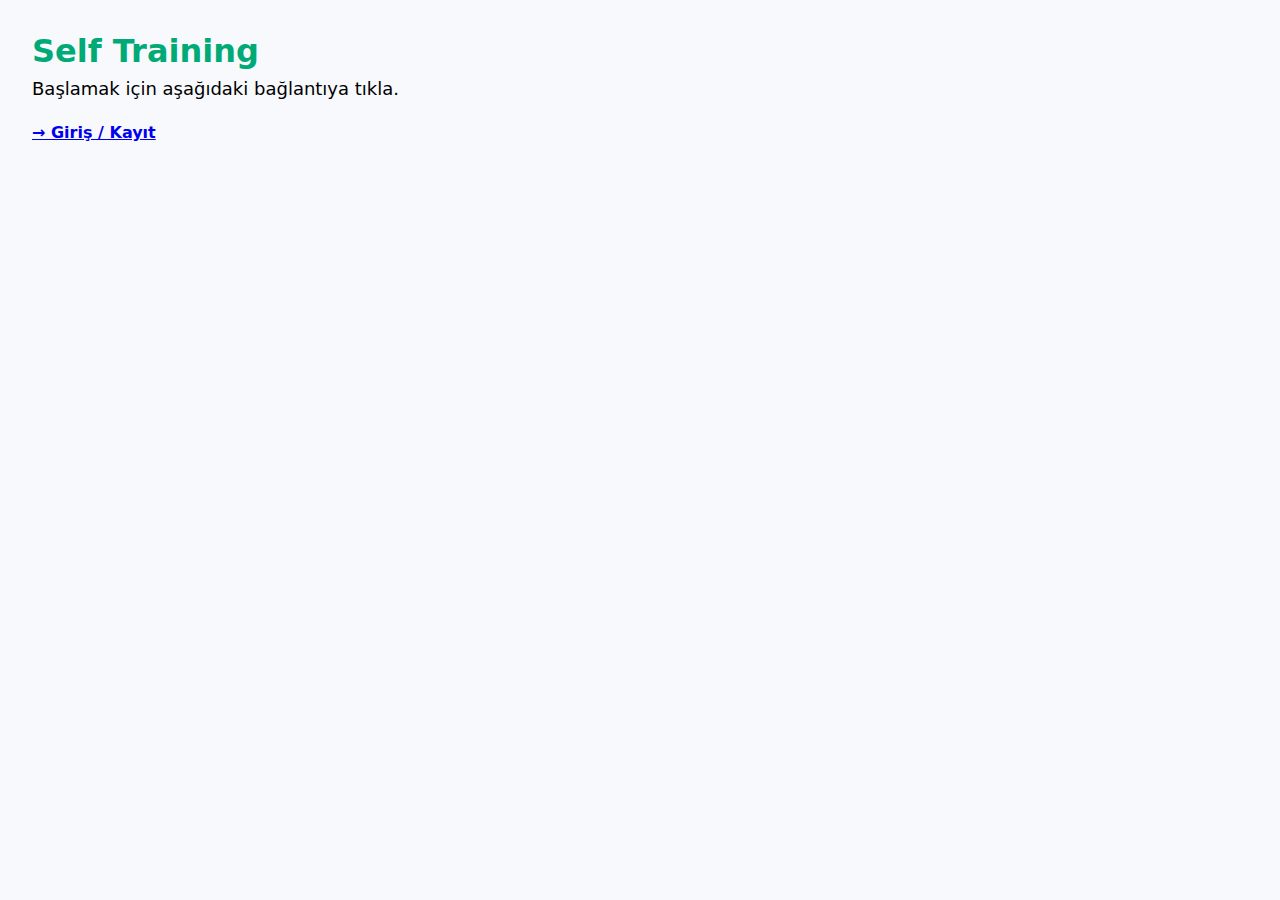
<file: index.html>
<!doctype html>
<html lang="tr">
<head>
  <meta charset="utf-8" />
  <meta name="viewport" content="width=device-width,initial-scale=1" />
  <title>Self Training • Ana Sayfa</title>
  <style>
    body{font-family:system-ui,-apple-system,"Segoe UI",Roboto,Helvetica,Arial,sans-serif;
         margin:0;padding:32px;background:#f7f9fc}
    h1{color:#0a7;margin:0 0 8px}
    p{font-size:18px;margin:0 0 12px}
    a{display:inline-block;margin-top:12px;font-weight:600}
  </style>
</head>
<body>
  <h1>Self Training</h1>
  <p>Başlamak için aşağıdaki bağlantıya tıkla.</p>
  <a href="./signup.html">→ Giriş / Kayıt</a>
</body>
</html>
</file>
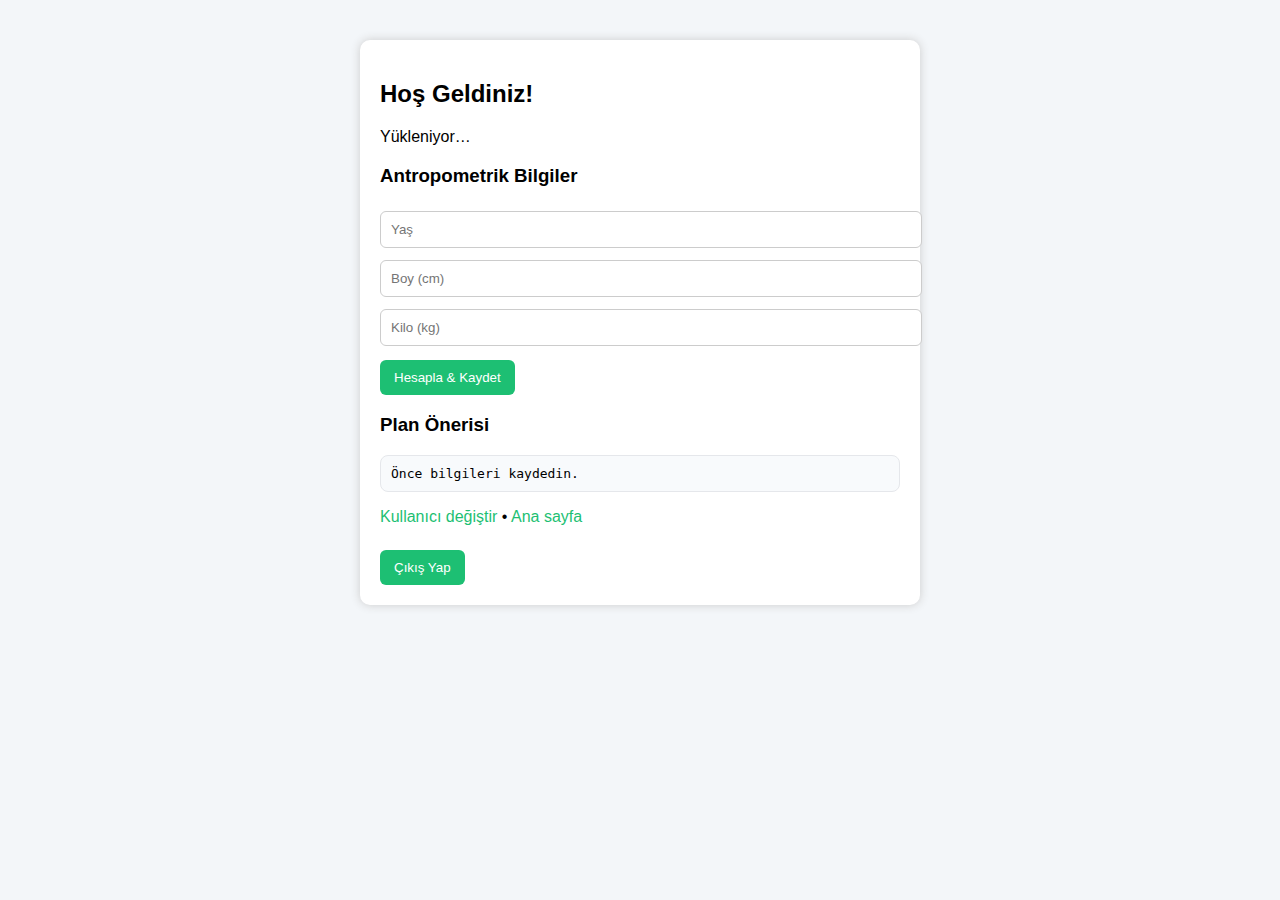
<file: dashboard.html>
<!doctype html>
<html lang="tr">
<head>
<meta charset="utf-8">
<meta name="viewport" content="width=device-width,initial-scale=1">
<title>Self Training – Pano</title>
<style>
body{font-family:Arial;background:#f3f6f9;margin:40px;}
.card{background:#fff;padding:20px;border-radius:10px;max-width:520px;margin:auto;box-shadow:0 0 10px #ccc;}
button{background:#1dbf73;color:#fff;border:none;padding:10px 14px;border-radius:6px;cursor:pointer;margin-top:8px}
input{width:100%;padding:10px;margin:6px 0;border:1px solid #ccc;border-radius:6px;}
pre{background:#f8fafc;border:1px solid #e5e7eb;border-radius:8px;padding:10px}
a{color:#1dbf73;text-decoration:none}
</style>
</head>
<body>
<div class="card">
  <h2>Hoş Geldiniz!</h2>
  <div id="info">Yükleniyor…</div>

  <h3>Antropometrik Bilgiler</h3>
  <input id="age" type="number" placeholder="Yaş">
  <input id="height" type="number" placeholder="Boy (cm)">
  <input id="weight" type="number" placeholder="Kilo (kg)">
  <button onclick="save()">Hesapla & Kaydet</button>

  <h3>Plan Önerisi</h3>
  <pre id="plan">Önce bilgileri kaydedin.</pre>

  <p><a href="./signup.html">Kullanıcı değiştir</a> • <a href="./index.html">Ana sayfa</a></p>
  <button onclick="logout()">Çıkış Yap</button>
</div>

<script>
  function LS(k,v){ if(v===undefined) return JSON.parse(localStorage.getItem(k)||'null'); localStorage.setItem(k,JSON.stringify(v)); }
  const u=LS('user'); if(!u){ location.href='signup.html'; }
  info.innerHTML=<b>${u.n}</b> olarak giriş yaptınız. Vücut tipi: ${u.b};

  function save(){
    const h=+height.value, w=+weight.value, a=+age.value;
    if(!h||!w||!a){ plan.textContent='Eksik bilgi.'; return; }
    const bmi=(w/Math.pow(h/100,2)).toFixed(1);
    const sınıf=bmi<18.5?'Zayıf':bmi<25?'Normal':bmi<30?'Kilolu':'Obez';
    LS('anthro',{h,w,a,bmi});
    plan.textContent=BMI: ${bmi} (${sınıf})\nIsınma(10 dk) • Ana(40 dk) • Soğuma(10 dk);
  }
  function logout(){ localStorage.clear(); location.href='signup.html'; }
</script>
</body>
</html>
</file>
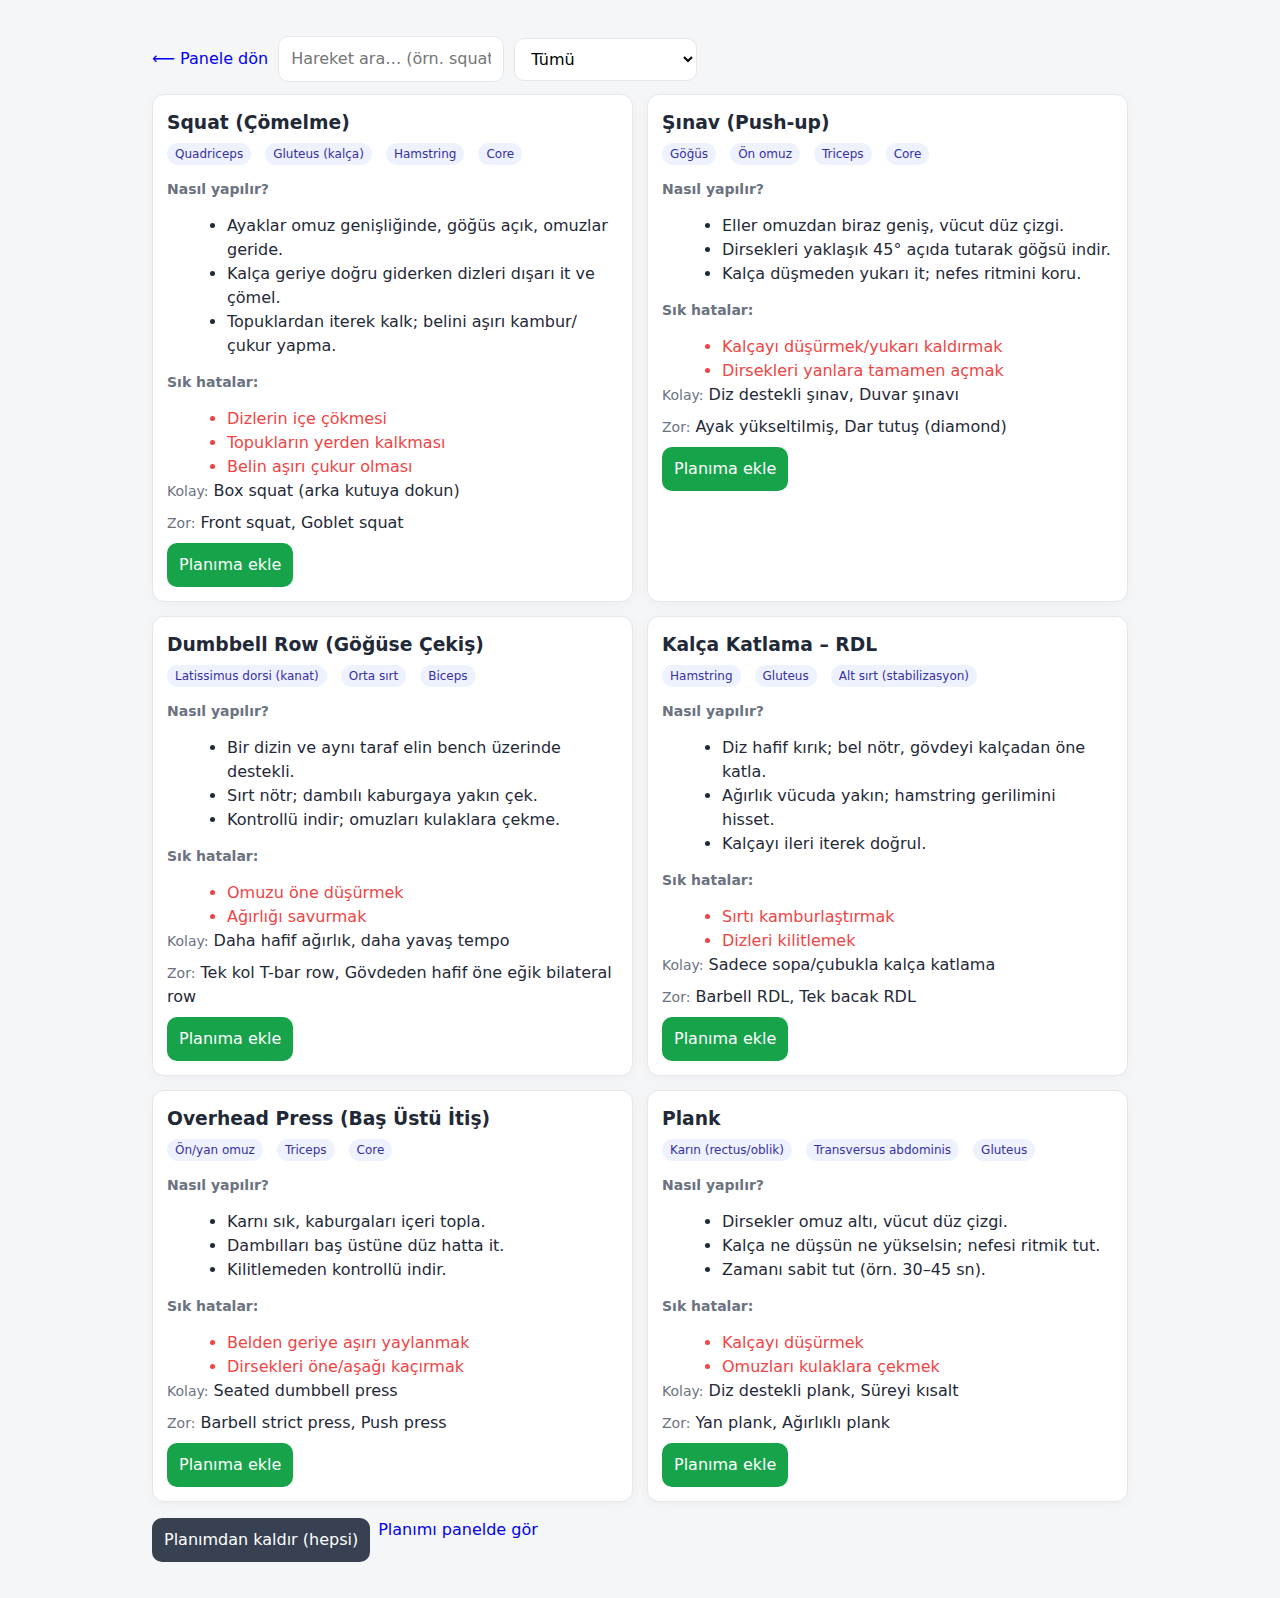
<file: exercises.html>
<!DOCTYPE html>
<html lang="tr">
<head>
  <meta charset="UTF-8"/>
  <meta name="viewport" content="width=device-width,initial-scale=1"/>
  <title>Hareket Rehberi – Self Training</title>
  <style>
    :root{--bg:#f4f6f8;--card:#fff;--ink:#1f2937;--muted:#6b7280;--line:#e5e7eb;--ok:#16a34a}
    *{box-sizing:border-box}
    body{margin:0;background:var(--bg);color:var(--ink);font:16px/1.5 system-ui,-apple-system,Segoe UI,Roboto,Arial}
    .wrap{max-width:1000px;margin:24px auto;padding:12px}
    .top{display:flex;gap:10px;align-items:center;flex-wrap:wrap;margin-bottom:12px}
    input,select,button{padding:10px 12px;border:1px solid var(--line);border-radius:10px;background:#fff;font:inherit}
    button{background:var(--ok);color:#fff;border:none;cursor:pointer}
    a.btn{display:inline-block;text-decoration:none}
    .grid{display:grid;grid-template-columns:1fr 1fr;gap:14px}
    @media (max-width:900px){.grid{grid-template-columns:1fr}}
    .card{background:var(--card);border:1px solid var(--line);border-radius:12px;padding:14px;box-shadow:0 2px 12px rgba(0,0,0,.04)}
    .card h3{margin:0 0 6px}
    .muted{color:var(--muted);font-size:14px}
    ul{margin:8px 0 0 20px}
    .tag{display:inline-block;background:#eef2ff;color:#3730a3;padding:2px 8px;border-radius:999px;font-size:12px;margin-right:6px}
    .row{display:flex;gap:8px;flex-wrap:wrap}
    .ok{color:#16a34a}
    .danger{color:#ef4444}
    .footer{margin-top:16px;display:flex;gap:8px;flex-wrap:wrap}
    .toast{position:fixed;right:12px;bottom:12px;background:#111;color:#fff;padding:10px 12px;border-radius:10px;opacity:0;transform:translateY(8px);transition:.25s}
    .toast.show{opacity:1;transform:translateY(0)}
  </style>
</head>
<body>
<div class="wrap">
  <div class="top">
    <a class="btn" href="dashboard.html">⟵ Panele dön</a>
    <input id="search" placeholder="Hareket ara… (örn. squat, plank)"
           oninput="filterCards()"/>
    <select id="filter" onchange="filterCards()">
      <option value="">Tümü</option>
      <option value="bacak">Bacak / Kalça</option>
      <option value="gogus">Göğüs / Triceps</option>
      <option value="sirt">Sırt / Biceps</option>
      <option value="omuz">Omuz</option>
      <option value="core">Core (Karın / Bel)</option>
    </select>
  </div>

  <div id="list" class="grid"></div>

  <div class="footer">
    <button onclick="clearPlan()" style="background:#374151">Planımdan kaldır (hepsi)</button>
    <a class="btn" href="dashboard.html">Planımı panelde gör</a>
  </div>
</div>

<div id="toast" class="toast">Eklendi</div>

<script>
const MOVES = [
  {
    id:"squat", name:"Squat (Çömelme)", cat:"bacak",
    works:["Quadriceps","Gluteus (kalça)","Hamstring","Core"],
    steps:[
      "Ayaklar omuz genişliğinde, göğüs açık, omuzlar geride.",
      "Kalça geriye doğru giderken dizleri dışarı it ve çömel.",
      "Topuklardan iterek kalk; belini aşırı kambur/çukur yapma."
    ],
    mistakes:["Dizlerin içe çökmesi","Topukların yerden kalkması","Belin aşırı çukur olması"],
    easier:["Box squat (arka kutuya dokun)"],
    harder:["Front squat","Goblet squat"]
  },
  {
    id:"pushup", name:"Şınav (Push-up)", cat:"gogus",
    works:["Göğüs","Ön omuz","Triceps","Core"],
    steps:[
      "Eller omuzdan biraz geniş, vücut düz çizgi.",
      "Dirsekleri yaklaşık 45° açıda tutarak göğsü indir.",
      "Kalça düşmeden yukarı it; nefes ritmini koru."
    ],
    mistakes:["Kalçayı düşürmek/yukarı kaldırmak","Dirsekleri yanlara tamamen açmak"],
    easier:["Diz destekli şınav","Duvar şınavı"],
    harder:["Ayak yükseltilmiş","Dar tutuş (diamond)"]
  },
  {
    id:"row", name:"Dumbbell Row (Göğüse Çekiş)", cat:"sirt",
    works:["Latissimus dorsi (kanat)","Orta sırt","Biceps"],
    steps:[
      "Bir dizin ve aynı taraf elin bench üzerinde destekli.",
      "Sırt nötr; dambılı kaburgaya yakın çek.",
      "Kontrollü indir; omuzları kulaklara çekme."
    ],
    mistakes:["Omuzu öne düşürmek","Ağırlığı savurmak"],
    easier:["Daha hafif ağırlık, daha yavaş tempo"],
    harder:["Tek kol T-bar row","Gövdeden hafif öne eğik bilateral row"]
  },
  {
    id:"rdl", name:"Kalça Katlama – RDL", cat:"bacak",
    works:["Hamstring","Gluteus","Alt sırt (stabilizasyon)"],
    steps:[
      "Diz hafif kırık; bel nötr, gövdeyi kalçadan öne katla.",
      "Ağırlık vücuda yakın; hamstring gerilimini hisset.",
      "Kalçayı ileri iterek doğrul."
    ],
    mistakes:["Sırtı kamburlaştırmak","Dizleri kilitlemek"],
    easier:["Sadece sopa/çubukla kalça katlama"],
    harder:["Barbell RDL","Tek bacak RDL"]
  },
  {
    id:"ohp", name:"Overhead Press (Baş Üstü İtiş)", cat:"omuz",
    works:["Ön/yan omuz","Triceps","Core"],
    steps:[
      "Karnı sık, kaburgaları içeri topla.",
      "Dambılları baş üstüne düz hatta it.",
      "Kilitlemeden kontrollü indir."
    ],
    mistakes:["Belden geriye aşırı yaylanmak","Dirsekleri öne/aşağı kaçırmak"],
    easier:["Seated dumbbell press"],
    harder:["Barbell strict press","Push press"]
  },
  {
    id:"plank", name:"Plank", cat:"core",
    works:["Karın (rectus/oblik)","Transversus abdominis","Gluteus"],
    steps:[
      "Dirsekler omuz altı, vücut düz çizgi.",
      "Kalça ne düşsün ne yükselsin; nefesi ritmik tut.",
      "Zamanı sabit tut (örn. 30–45 sn)."
    ],
    mistakes:["Kalçayı düşürmek","Omuzları kulaklara çekmek"],
    easier:["Diz destekli plank","Süreyi kısalt"],
    harder:["Yan plank","Ağırlıklı plank"]
  }
];

const listEl = document.getElementById('list');
const toast = document.getElementById('toast');

function cardHTML(m){
  return `
  <div class="card" data-name="${m.name.toLowerCase()}" data-cat="${m.cat}">
    <h3>${m.name}</h3>
    <div class="row">
      ${m.works.map(w=>`<span class="tag">${w}</span>`).join('')}
    </div>
    <p class="muted"><strong>Nasıl yapılır?</strong></p>
    <ul>${m.steps.map(s=>`<li>${s}</li>`).join('')}</ul>
    <p class="muted"><strong>Sık hatalar:</strong></p>
    <ul>${m.mistakes.map(s=>`<li class="danger">${s}</li>`).join('')}</ul>
    <div class="row">
      <div><span class="muted">Kolay:</span> ${m.easier.join(', ')}</div>
      <div><span class="muted">Zor:</span> ${m.harder.join(', ')}</div>
    </div>
    <div class="row" style="margin-top:8px">
      <button onclick="addToPlan('${m.id}')">Planıma ekle</button>
    </div>
  </div>`;
}

function render(){
  listEl.innerHTML = MOVES.map(cardHTML).join('');
}
render();

function filterCards(){
  const q = (document.getElementById('search').value||'').toLowerCase();
  const f = document.getElementById('filter').value;
  [...listEl.children].forEach(card=>{
    const name = card.getAttribute('data-name');
    const cat  = card.getAttribute('data-cat');
    const okName = !q || name.includes(q);
    const okCat  = !f || f===cat;
    card.style.display = (okName && okCat) ? '' : 'none';
  });
}

function addToPlan(id){
  const arr = JSON.parse(localStorage.getItem('myExercises')||'[]');
  if(!arr.includes(id)) arr.push(id);
  localStorage.setItem('myExercises', JSON.stringify(arr));
  showToast("Hareket planına eklendi ✔️");
}

function clearPlan(){
  localStorage.removeItem('myExercises');
  showToast("Plan hareketleri temizlendi");
}

function showToast(t){
  toast.textContent = t;
  toast.classList.add('show');
  setTimeout(()=>toast.classList.remove('show'),1400);
}
</script>
</body>
</html>
</file>
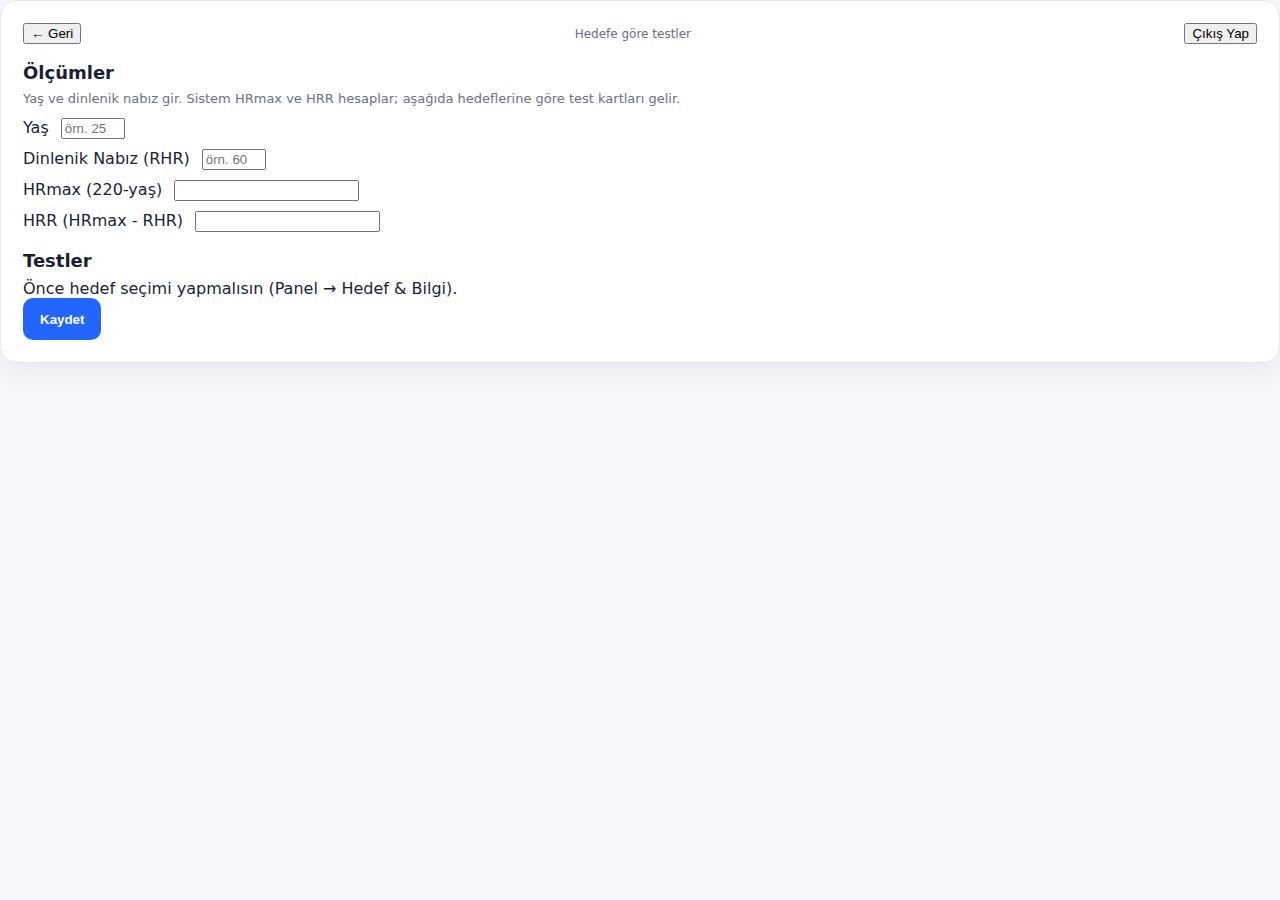
<file: metrics.html>
<!doctype html>
<html lang="tr">
<head>
  <meta charset="utf-8"/>
  <meta name="viewport" content="width=device-width,initial-scale=1"/>
  <title>Ölçümler • Self Training</title>
  <link rel="stylesheet" href="./assets/css/styles.css">
</head>
<body class="bg">
  <div class="wrap">
    <div class="card card-slim">
      <div class="topbar">
        <button class="link" onclick="history.back()">&larr; Geri</button>
        <div class="small" id="selGoals">Hedefe göre testler</div>
        <button class="link" onclick="signOutAndGo()">Çıkış Yap</button>
      </div>

      <h2>Ölçümler</h2>
      <p class="hint">Yaş ve dinlenik nabız gir. Sistem HRmax ve HRR hesaplar; aşağıda hedeflerine göre test kartları gelir.</p>

      <div class="grid2">
        <div class="row"><label for="age">Yaş</label><input id="age" type="number" min="5" max="100" placeholder="örn. 25"></div>
        <div class="row"><label for="rhr">Dinlenik Nabız (RHR)</label><input id="rhr" type="number" min="30" max="130" placeholder="örn. 60"></div>
      </div>

      <div class="grid2">
        <div class="row"><label for="hrmax">HRmax (220-yaş)</label><input id="hrmax" type="number" readonly></div>
        <div class="row"><label for="hrr">HRR (HRmax - RHR)</label><input id="hrr" type="number" readonly></div>
      </div>

      <h2>Testler</h2>
      <div id="tests"></div>

      <div class="sticky-foot">
        <button id="save" class="btn">Kaydet</button>
      </div>
    </div>
  </div>

  <div class="modal-back" id="modalBack">
    <div class="modal" role="dialog" aria-modal="true">
      <div class="modal-head">
        <strong id="mTitle">Bilgi</strong>
        <button class="modal-close" id="mClose">&times;</button>
      </div>
      <div class="small"><strong>Nasıl yapılır?</strong></div>
      <div id="mHow" class="kapsul"></div>
      <div class="small" style="margin-top:6px"><strong>Hedefle ilişkisi</strong></div>
      <div id="mWhy" class="kapsul"></div>
    </div>
  </div>

  <script src="./assets/js/common.js"></script>
  <script src="./assets/js/tests-data.js"></script>
  <script>
  const profile = store.get('st_profile_v1');
  const tBox = $('#tests');
  const modalBack = $('#modalBack'); const mTitle=$('#mTitle'); const mHow=$('#mHow'); const mWhy=$('#mWhy');

  function openModal(t){ mTitle.textContent=t.name; mHow.textContent=t.how; mWhy.textContent=t.why; modalBack.style.display='flex'; }
  function closeModal(){ modalBack.style.display='none'; }
  on($('#mClose'),'click', closeModal);
  on(modalBack,'click', (e)=>{ if(e.target===modalBack) closeModal(); });
  on(window,'keydown', (e)=>{ if(e.key==='Escape') closeModal(); });

  function calc(){
    const age = parseInt($('#age').value,10);
    const rhr = parseInt($('#rhr').value,10);
    if(Number.isFinite(age) && Number.isFinite(rhr)){
      const hrmax = 220 - age;
      const hrr   = hrmax - rhr;
      $('#hrmax').value = hrmax;
      $('#hrr').value   = hrr;
    } else { $('#hrmax').value=''; $('#hrr').value=''; }
  }
  on($('#age'),'input',  calc);
  on($('#rhr'),'input',  calc);

  const TESTS = {
    hr:       { id:'hr',       name:'HRmax & HRR',        info:'Kalp atım rezervi', how:'Yaş ve dinlenik nabzı gir. HRmax=220-yaş, HRR=HRmax-RHR.', why:'Yoğunluk bölgelerini ayarlar.' },
    coop12:   { id:'coop12',   name:'Cooper 12 dk Koşu',  info:'12 dk mesafe',      how:'Düz zeminde 12 dk boyunca en iyi temponla koş, metreyi not et.',              why:'Aerobik dayanıklılık.' },
    squat60:  { id:'squat60',  name:'60 sn Squat',        info:'Tekrar sayısı',      how:'Tam hareket açıklığıyla 60 sn içinde tekrar say.',                           why:'Alt ekstremite kuvvet-dayanıklılık.' },
    pushup60: { id:'pushup60', name:'60 sn Şınav',        info:'Tekrar sayısı',      how:'Doğru formu koru; 60 sn içinde say.',                                        why:'Üst ekstremite kuvvet-dayanıklılık.' },
    plank:    { id:'plank',    name:'Ön Plank',           info:'Süre (sn)',          how:'Dirsek plank pozisyonunda maksimum süre tut.',                               why:'Core/duruş.' },
    sitreach: { id:'sitreach', name:'Sit & Reach',        info:'Uzanma (cm)',        how:'Kutu/mezura ile ileri uzanma mesafesi.',                                     why:'Esneklik-mobilite.' },
    ybal:     { id:'ybal',     name:'Y-Balance',          info:'3 yön (cm)',         how:'Anterior/Posteromedial/Posterolateral yönlerde ulaşma mesafesi ölç.',       why:'Denge/sakatlık riski.' },
    ttest:    { id:'ttest',    name:'T-Test (Çeviklik)',  info:'Süre (sn)',          how:'Konilerle T şekli kur, kronometre ile süre al.',                             why:'Çeviklik/branş.' },
    sprint10: { id:'sprint10', name:'10 m Sprint',        info:'Süre (sn)',          how:'10m en iyi denemeyi koş, süreyi kaydet.',                                   why:'Hız/koşu formu.' }
  };
  const GOAL_TO_TESTS = {
    fatloss:   ['hr','coop12','squat60'],
    muscle:    ['pushup60','squat60','plank'],
    endurance: ['hr','coop12','sprint10'],
    mobility:  ['sitreach','ybal','plank'],
    home:      ['pushup60','squat60','plank'],
    posture:   ['plank','sitreach','ybal'],
    sport:     ['ttest','ybal','sprint10']
  };

  function renderTests(){
    tBox.innerHTML='';
    if(!profile || !profile.goals || profile.goals.length===0){
      tBox.innerHTML='<div class="kapsul">Önce hedef seçimi yapmalısın (Panel → Hedef & Bilgi).</div>';
      return;
    }
    $('#selGoals').textContent = profile.goals.map(g=>g.label).join(' • ');

    const ids = new Set();
    profile.goals.forEach(g=> (GOAL_TO_TESTS[g.key]||[]).forEach(id=>ids.add(id)));

    Array.from(ids).forEach(id=>{
      const t = TESTS[id]; if(!t) return;
      const card=document.createElement('div'); card.className='test-card';
      card.innerHTML = `
        <div class="test-title">
          <div><strong>${t.name}</strong> <span class="badge">${t.info}</span></div>
          <button class="chip" data-id="${t.id}">Nasıl?</button>
        </div>
        <div class="grid2" style="margin-top:10px">
          <div class="row"><label>Sonuç / not</label><input type="text" data-field="result_${t.id}" placeholder="Değerinizi yazın"></div>
          <div class="row"><label>Tarih</label><input type="date" data-field="date_${t.id}"></div>
        </div>`;
      tBox.appendChild(card);
    });

    $$('.test-card .chip', tBox).forEach(btn=>{
      btn.addEventListener('click',()=>openModal(TESTS[btn.dataset.id]));
    });
  }

  renderTests(); calc();

  $('#save').onclick=()=>{
    const age=parseInt($('#age').value,10), rhr=parseInt($('#rhr').value,10);
    if(!Number.isFinite(age) || !Number.isFinite(rhr)) return toast('Önce yaş ve RHR gir.');
    const data={ age, rhr, hrmax:220-age, hrr:(220-age)-rhr, results:{} };
    $$('#tests [data-field]').forEach(inp=> data.results[inp.dataset.field]=inp.value );
    store.set('st_metrics_v1', data);
    toast('Kaydedildi ✔', true);
  };
  </script>
</body>
</html>
</file>
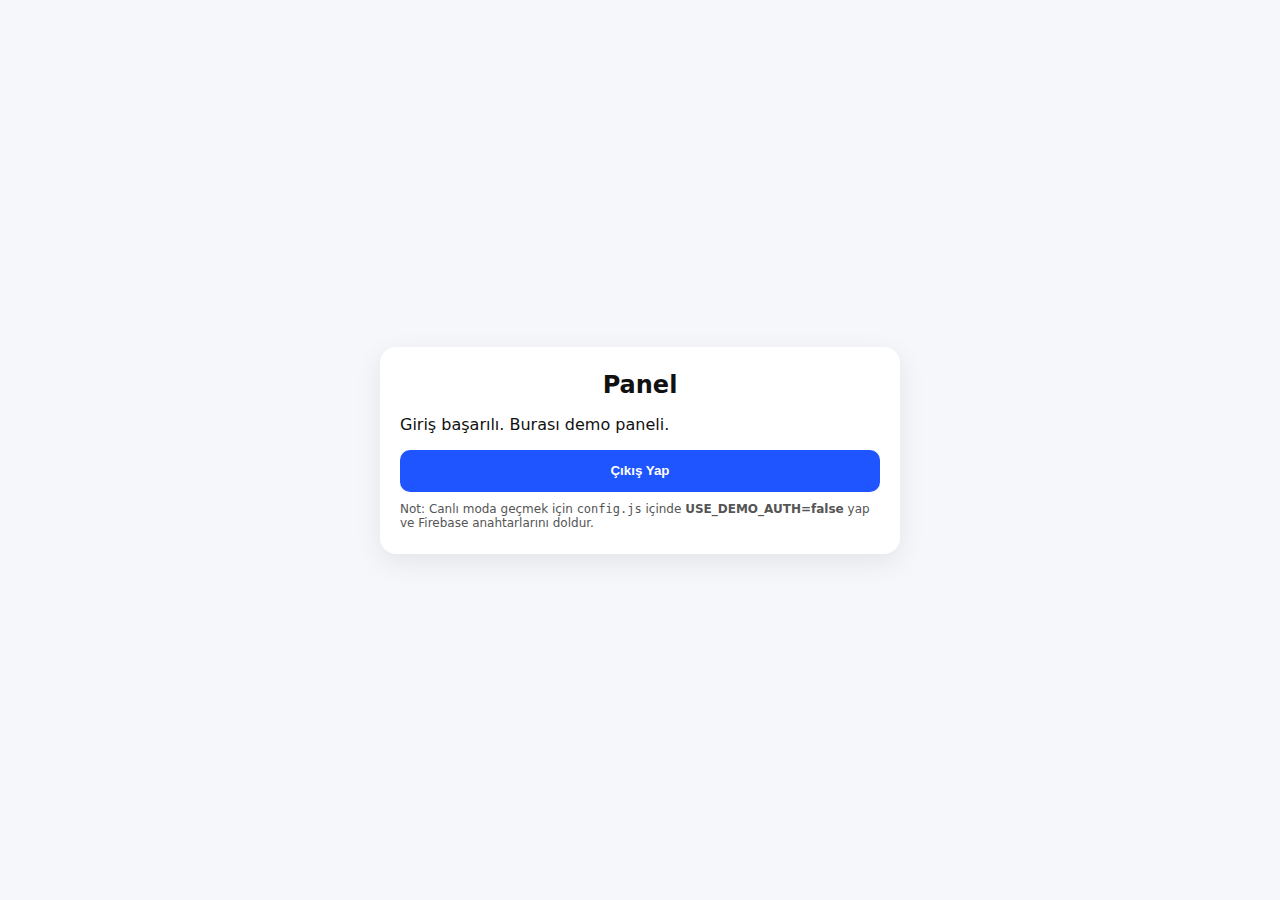
<file: self-training-site/dashboard.html>
<!doctype html>
<html lang="tr">
<head>
  <meta charset="utf-8" />
  <meta name="viewport" content="width=device-width,initial-scale=1" />
  <title>Panel • Self Training</title>
  <link rel="stylesheet" href="./styles.css">
</head>
<body>
  <div class="wrap"><div class="card">
    <h1>Panel</h1>
    <p>Giriş başarılı. Burası demo paneli.</p>
    <div class="row">
      <button class="btn" id="btnLogout">Çıkış Yap</button>
    </div>
    <div class="notice">Not: Canlı moda geçmek için <code>config.js</code> içinde <b>USE_DEMO_AUTH=false</b> yap ve Firebase anahtarlarını doldur.</div>
  </div></div>
  <script>
    document.getElementById("btnLogout").onclick = ()=>{
      localStorage.removeItem("st_demo_user");
      location.href="./signup.html";
    };
  </script>
</body>
</html>
</file>
<file: assets/css/styles.css>
:root{
  --bg:#f6f7fb; --card:#fff; --ink:#1a1f36; --muted:#6b7084;
  --pri:#2266ff; --pri-ink:#fff; --line:#e6e8f0; --ok:#237a3b; --err:#c62828;
}
*{box-sizing:border-box}
html,body{margin:0;height:100%;font-family:system-ui,-apple-system,"Segoe UI",Roboto,Helvetica,Arial,sans-serif;background:var(--bg);color:var(--ink)}
.container{max-width:960px;margin:48px auto;padding:0 16px}
.card{background:var(--card);border:1px solid var(--line);border-radius:16px;box-shadow:0 8px 28px rgba(0,0,0,.06);padding:22px}
h1{font-size:28px;margin:0 0 18px}
h2{font-size:18px;margin:18px 0 8px}
p.hint{margin:6px 0 12px;color:var(--muted);font-size:13px}

.row{display:flex;gap:12px;flex-wrap:wrap;margin:10px 0}
.input, select, textarea{width:100%;height:42px;border:1px solid var(--line);border-radius:10px;padding:0 12px;font-size:15px;background:#fff}
textarea{min-height:86px;padding:12px;resize:vertical}
.small{font-size:12px;color:var(--muted)}

.btn{height:42px;border:1px solid transparent;border-radius:10px;padding:0 16px;background:var(--pri);color:var(--pri-ink);font-weight:600;cursor:pointer}
.btn.ghost{background:#fff;border-color:var(--line);color:var(--ink)}
.btn.link{background:transparent;border:0;color:var(--pri);text-decoration:underline}
.actions{display:flex;gap:10px;justify-content:flex-end;align-items:center;margin-top:18px}

.topbar{display:flex;justify-content:space-between;align-items:center;margin-bottom:16px}
.topbar .right{display:flex;gap:10px;align-items:center}

.tags{display:flex;flex-wrap:wrap;gap:10px}
.tag{padding:8px 12px;border:1px solid var(--line);border-radius:24px;background:#fff;color:var(--ink);cursor:pointer;user-select:none;transition:all .15s}
.tag.active{border-color:var(--pri);box-shadow:inset 0 0 0 1px var(--pri);background:#eef3ff}

.badge{display:inline-block;padding:5px 10px;border-radius:12px;background:#eef3ff;border:1px solid var(--line);font-size:12px;color:#2b3a70}

.footer{display:flex;justify-content:space-between;align-items:center;margin-top:12px}
.msg{min-height:22px;font-size:14px}
.msg.ok{color:var(--ok)} .msg.err{color:var(--err)}

fieldset{border:0;padding:0;margin:0}
legend{font-weight:600;margin-bottom:8px}

.grid{display:grid;grid-template-columns:repeat(12,1fr);gap:12px}
.col-6{grid-column:span 6} .col-4{grid-column:span 4} .col-3{grid-column:span 3} .col-12{grid-column:span 12}
@media (max-width:720px){ .col-6,.col-4,.col-3{grid-column:span 12} }

/* Modal */
.modal-back{position:fixed;inset:0;background:rgba(0,0,0,.45);display:none;align-items:center;justify-content:center;z-index:9999}
.modal{background:#fff;border-radius:14px;max-width:640px;width:92%;padding:16px;border:1px solid var(--line);box-shadow:0 10px 36px rgba(0,0,0,.18)}
.modal .head{display:flex;justify-content:space-between;align-items:center;margin-bottom:8px}
.modal .close{cursor:pointer;background:transparent;border:0;font-size:18px}
.modal .body{display:grid;gap:8px}
.modal .img{width:100%;border:1px solid var(--line);border-radius:10px;overflow:hidden}
.modal .img img{display:block;width:100%;height:auto}
/* Sticky action bar for bottom-right buttons */
.sticky-actions{position:sticky;bottom:0;padding-top:8px;background:linear-gradient(to top, rgba(246,247,251,0.95), rgba(246,247,251,0));}
.sticky-actions .actions{justify-content:flex-end}
</file>
<file: self-training-site/styles.css>
:root{--bg:#f6f7fb;--card:#fff;--pri:#1f55ff;--err:#c62828;--ok:#237a3b;--txt:#111}
*{box-sizing:border-box}
body{margin:0;font-family:system-ui,-apple-system,'Segoe UI',Roboto,Helvetica,Arial,sans-serif;background:var(--bg);color:var(--txt)}
.wrap{min-height:100dvh;display:grid;place-items:center;padding:24px}
.card{width:100%;max-width:520px;background:var(--card);border-radius:16px;box-shadow:0 8px 28px rgba(0,0,0,.08);padding:20px 20px 24px}
h1{margin:4px 0 14px;font-size:24px;text-align:center}
.tabs{display:flex;gap:8px;margin-bottom:12px}
.tab{flex:1;border:1px solid #d0d4e0;background:#eef1ff;color:#243b80;height:38px;border-radius:10px;cursor:pointer}
.tab.active{background:var(--pri);color:#fff;border-color:var(--pri)}
.row{display:flex;flex-direction:column;gap:6px;margin:10px 0}
label{font-size:13px;color:#4a4f63}
input{height:40px;border:1px solid #cfd4e3;border-radius:10px;padding:0 12px;font-size:15px;background:#fff}
.btn{height:42px;border:none;background:var(--pri);color:#fff;border-radius:10px;font-weight:600;cursor:pointer}
.link{background:none;border:none;color:#243b80;text-decoration:underline;cursor:pointer;padding:0;margin:0;font-size:14px}
.msg{min-height:22px;margin-top:10px;font-size:14px}
.err{color:var(--err)} .ok{color:var(--ok)} .hide{display:none}
.notice{font-size:12px;color:#555;margin-top:10px}
</file>
